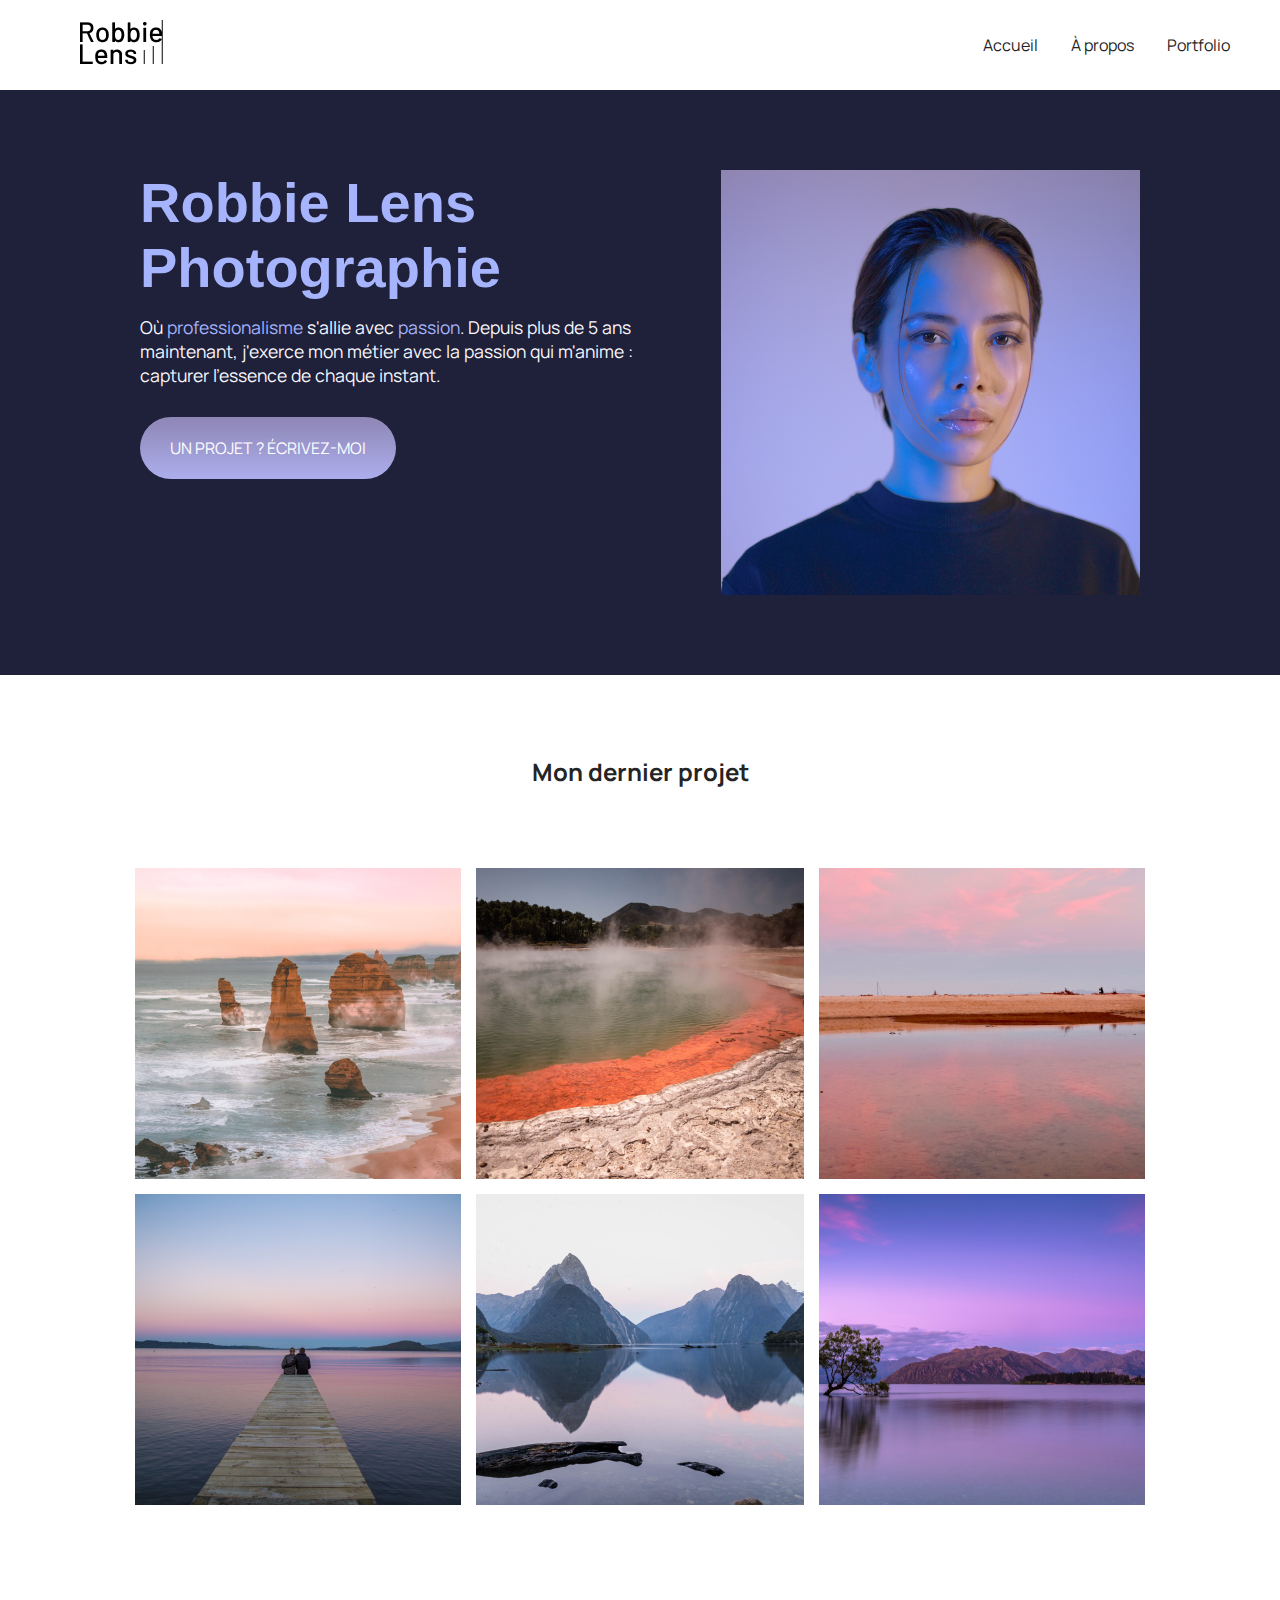
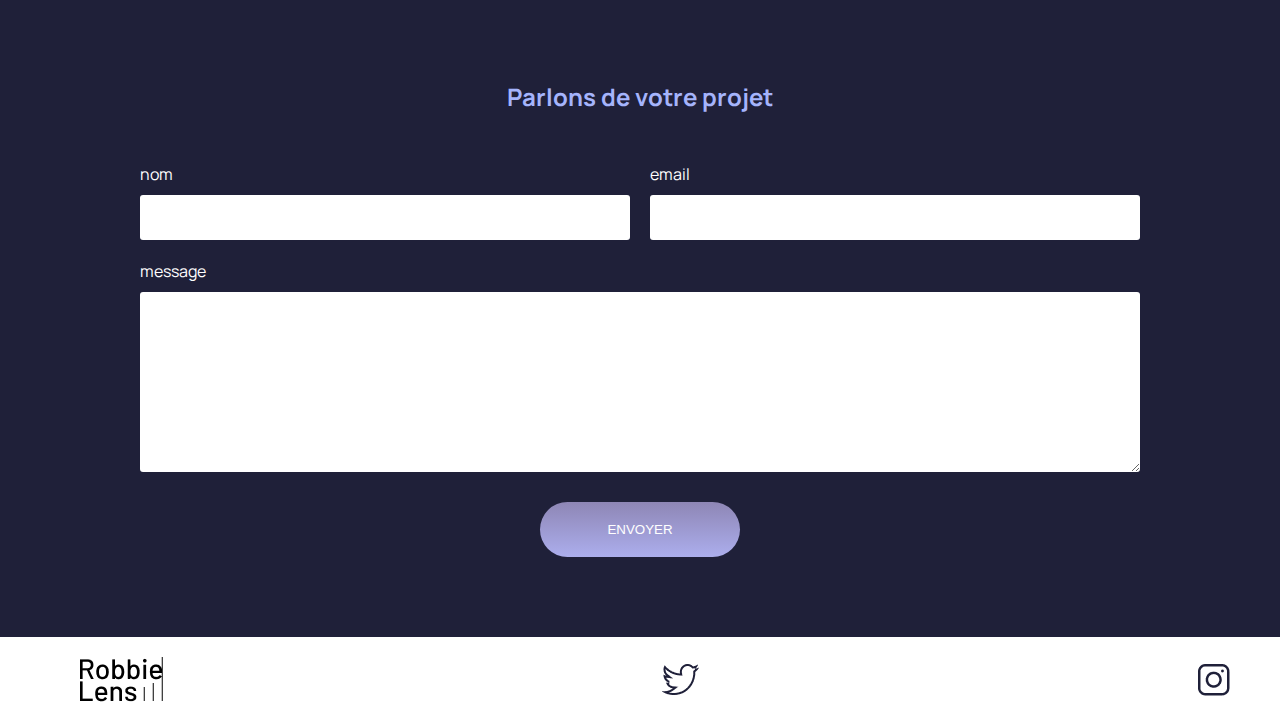
<file: index.html>
<!DOCTYPE html>
<html lang="fr">

<head>
    <meta charset="utf-8" />
    <title>Accueil-Robbie Lens Photographie</title>
    <link href="style/style.css" rel="stylesheet" />
    <link href="style/index.css"  rel="stylesheet" />
    <link rel="preconnect" href="https://fonts.googleapis.com">
    <link rel="preconnect" href="https://fonts.gstatic.com" crossorigin>
    <link href="https://fonts.googleapis.com/css2?family=Manrope&family=Montserra&display=swap" rel="stylesheet">
</head>

<body>
    <header>
        <nav>
            <a href="index.html" class="lien-icone">
                <img src="images/logo/logo.png" alt="Logo Robbie Lens" />
            </a>
            <div>
                <a href="index.html">Accueil</a>
                <a href="a-propos.html">À propos</a>
                <a href="portfolio.html">Portfolio</a>
            </div>
        </nav>
    </header>
    <main>
        <section class="accueil-introduction">
            <div>
                <h1>Robbie Lens Photographie</h1>
                <p>
                    Où <em>professionalisme</em> s'allie avec <em>passion</em>. Depuis
                    plus de 5 ans maintenant, j'exerce mon métier avec la passion
                    qui m'anime : capturer l'essence de chaque instant.
                </p>
                <a href="#contact" class="cta">UN PROJET ? ÉCRIVEZ-MOI</a>
            </div>
            <img src="images/logo/robbie-lens.png" alt="Portrait avec effet de la photographie Robbie Lens" />
        </section>
        <section class="accueil-photos">
            <h2>Mon dernier projet</h2>
            <div>
                <img src="images/accueil/element-1.png" alt="Twelve apostles - Australie" />
                <img src="images/accueil/element-2.png" alt="Wai-O-Tapu - Nouvelle-Zélande" />
                <img src="images/accueil/element-3.png" alt="Parc National d'Abel Tasman - Nouvelle-Zélande" />
            </div> 
            <div>
                <img src="images/accueil/element-4.png" alt="Lac Rotorua - Nouvelle-Zélande" />
                <img src="images/accueil/element-5.png" alt="Milford Sound - Nouvelle-Zélande" />
                <img src="images/accueil/element-6.png" alt="Lac Wanaka - Nouvelle-Zélande" />
            </div>
        </section>
        <section id="contact" class="section-contact">
            <h2>Parlons de votre projet</h2>
            <form method="get" action="">
                <div class="form-nom-email">
                    <div class="form-column">
                        <label for="nom">nom</label>
                        <input type="text" name="nom" id="nom" />
                    </div>
                    <div class="form-column">
                        <label for="email">email</label>
                        <input type="e-mail" name="email" id="email" />
                    </div>
                </div>
                <label for="message">message</label>
                <textarea name="message" id="message" rows="10"></textarea>
                <input type="submit" value="ENVOYER" class="cta" />
            </form>
        </section>
    </main>
    <footer>
        <a href="index.html" class="lien-icone">
            <img src="images/logo/logo.png" alt="Logo Robbie Lens" />
        </a>
        </div>
             <a target="_blank" href="https://twitter.com/" class="lien-icone">
                 <img src="images/logo/twitter.png" alt="Logo Twitter" />
             </a>
             <a target="_blank" href="https://www.instagram.com/" class="lien-icone">
                 <img src="images/logo/instagram.png" alt="Logo Instagram" />
             </a>
        </div>
    </footer>   
</body>
            
</html>
</file>
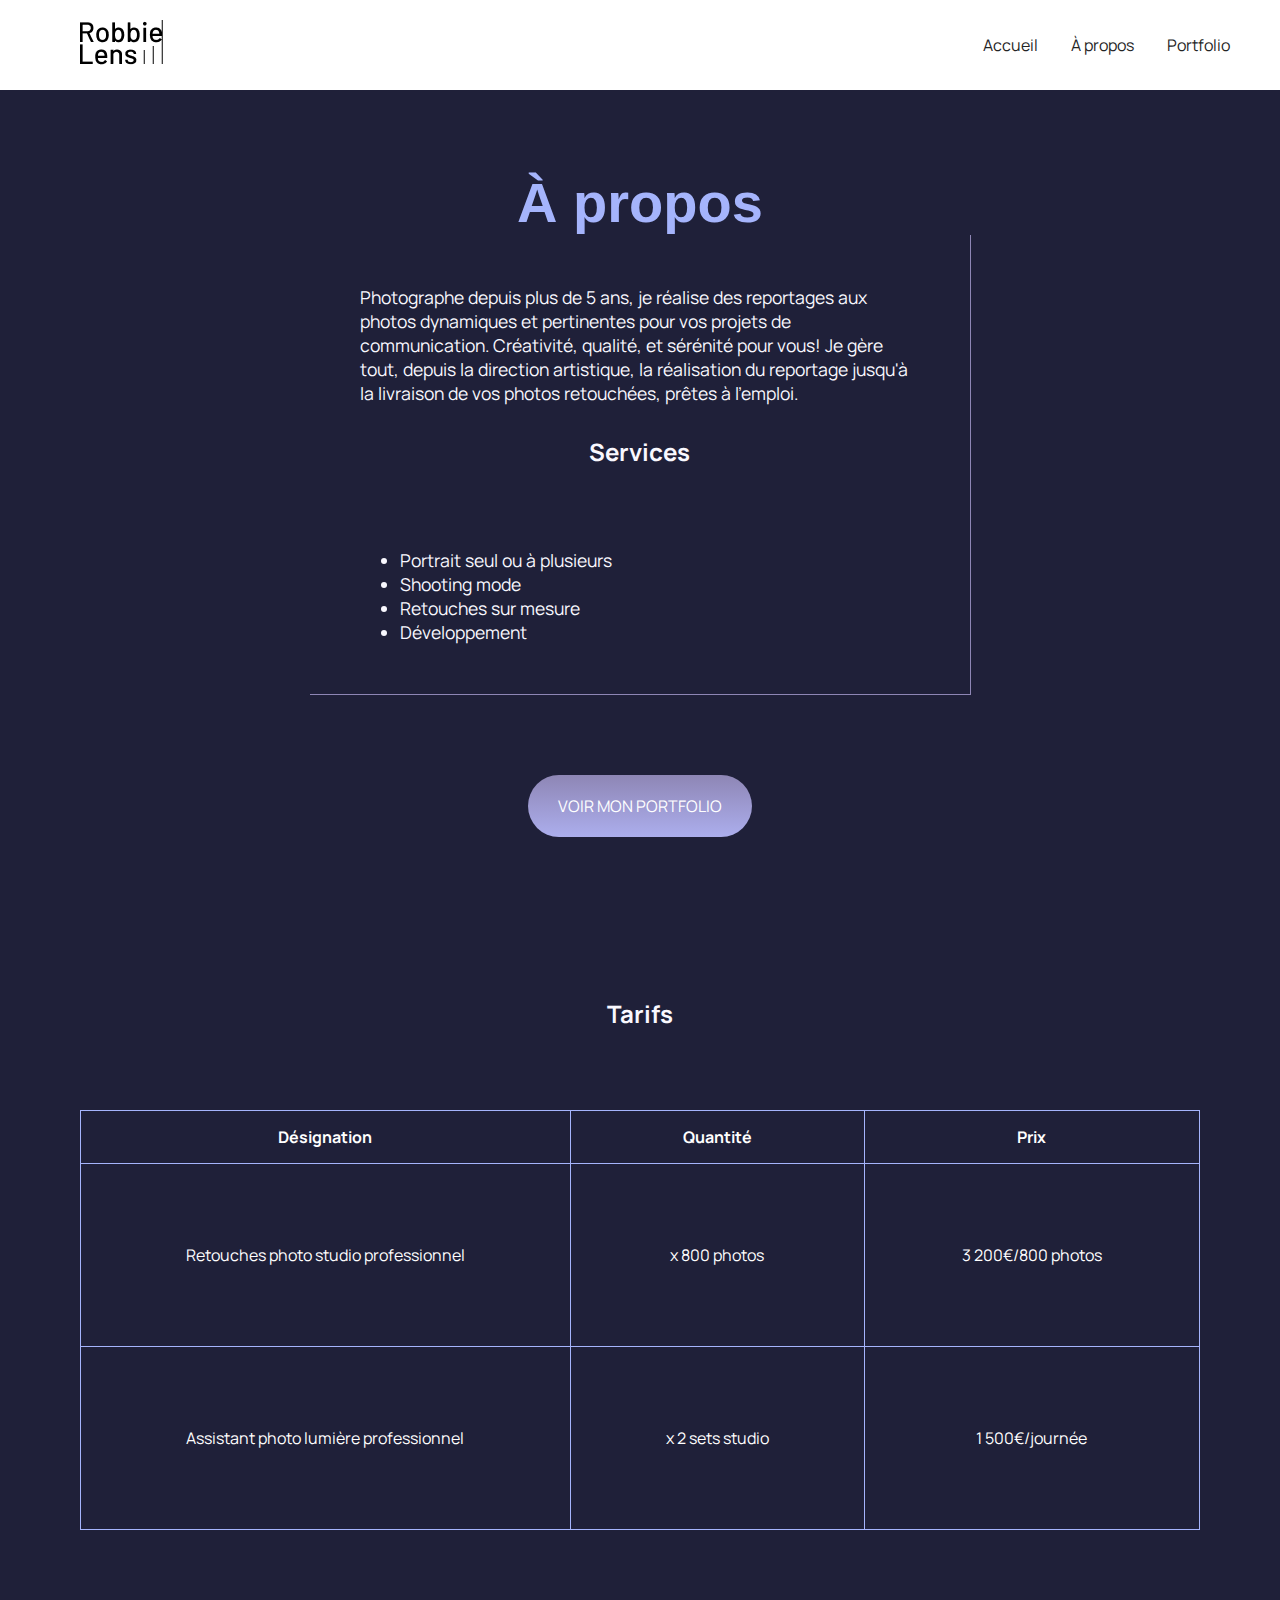
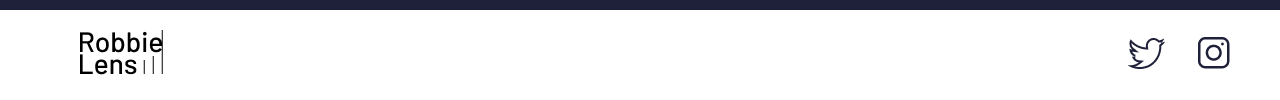
<file: a-propos.html>
<!DOCTYPE html>
<html>

<head>
    <meta charset="utf-8" />
    <title>À propos - Robbie Lens Photographie</title>
    <link href="style/style.css" rel="stylesheet" />
    <link href="style/a-propos.css" rel="stylesheet" />
    <link rel="preconnect" href="https://fonts.googleapis.com">
    <link rel="preconnect" href="https://fonts.gstatic.com" crossorigin>
    <link href="https://fonts.googleapis.com/css2?family=Manrope&family=Montserrat&display=swap" rel="stylesheet">
</head>

<body>
    <header>
        <nav>
            <a href="index.html" class="lien-icone">
                <img src="images/logo/logo.png" alt="Logo Robbie Lens" />
            </a>
            <div>
                <a href="index.html">Accueil</a>
                <a href="a-propos.html">À propos</a>
                <a href="portfolio.html">Portfolio</a>
            </div>
        </nav>
    </header>
    <main class="a-propos-main">
        <section>
            <h1>À propos</h1>
            <div class="carre-contenu">
                <p>
                    Photographe depuis plus de 5 ans, je réalise des reportages aux photos dynamiques et pertinentes
                    pour
                    vos
                    projets de communication. Créativité, qualité, et sérénité pour vous! Je gère tout, depuis la
                    direction
                    artistique, la réalisation du reportage jusqu'à la livraison de vos photos retouchées, prêtes à
                    l'emploi.
                </p>
                <h2>Services</h2>
                <ul>
                    <li>Portrait seul ou à plusieurs</li>
                    <li>Shooting mode</li>
                    <li>Retouches sur mesure</li>
                    <li>Développement</li>
                </ul>
            </div>
            <div>
                <a href="portfolio.html" class="cta">VOIR MON PORTFOLIO</a>
            </div>
        </section>
        <section class="section-tarifs">
            <h2>Tarifs</h2>
            <table>
                <thead>
                    <tr>
                        <th>Désignation</th>
                        <th>Quantité</th>
                        <th>Prix</th>
                    </tr>
                </thead>
                <tbody>
                    <tr>
                        <td>Retouches photo
                            studio professionnel</td>
                        <td>x 800 photos</td>
                        <td>3 200€/800 photos</td>
                    </tr>
                    <tr>
                        <td>Assistant photo
                            lumière professionnel</td>
                        <td>x 2 sets studio</td>
                        <td>1 500€/journée</td>
                    </tr>
                </tbody>
            </table>
            </h2>

        </section>
    </main>
    <footer>
        <a href="index.html" class="lien-icone">
            <img src="images/logo/logo.png" alt="Logo Robbie Lens" />
        </a>
        <div>
            <a target="_blank" href="https://twitter.com/" class="lien-icone">
                <img src="images/logo/twitter.png" alt="Logo Twitter" />
            </a>
            <a target="_blank" href="https://www.instagram.com/" class="lien-icone">
                <img src="images/logo/instagram.png" alt="Logo Instagram" />
            </a>
        </div>
    </footer>
</body>

</html>
</file>
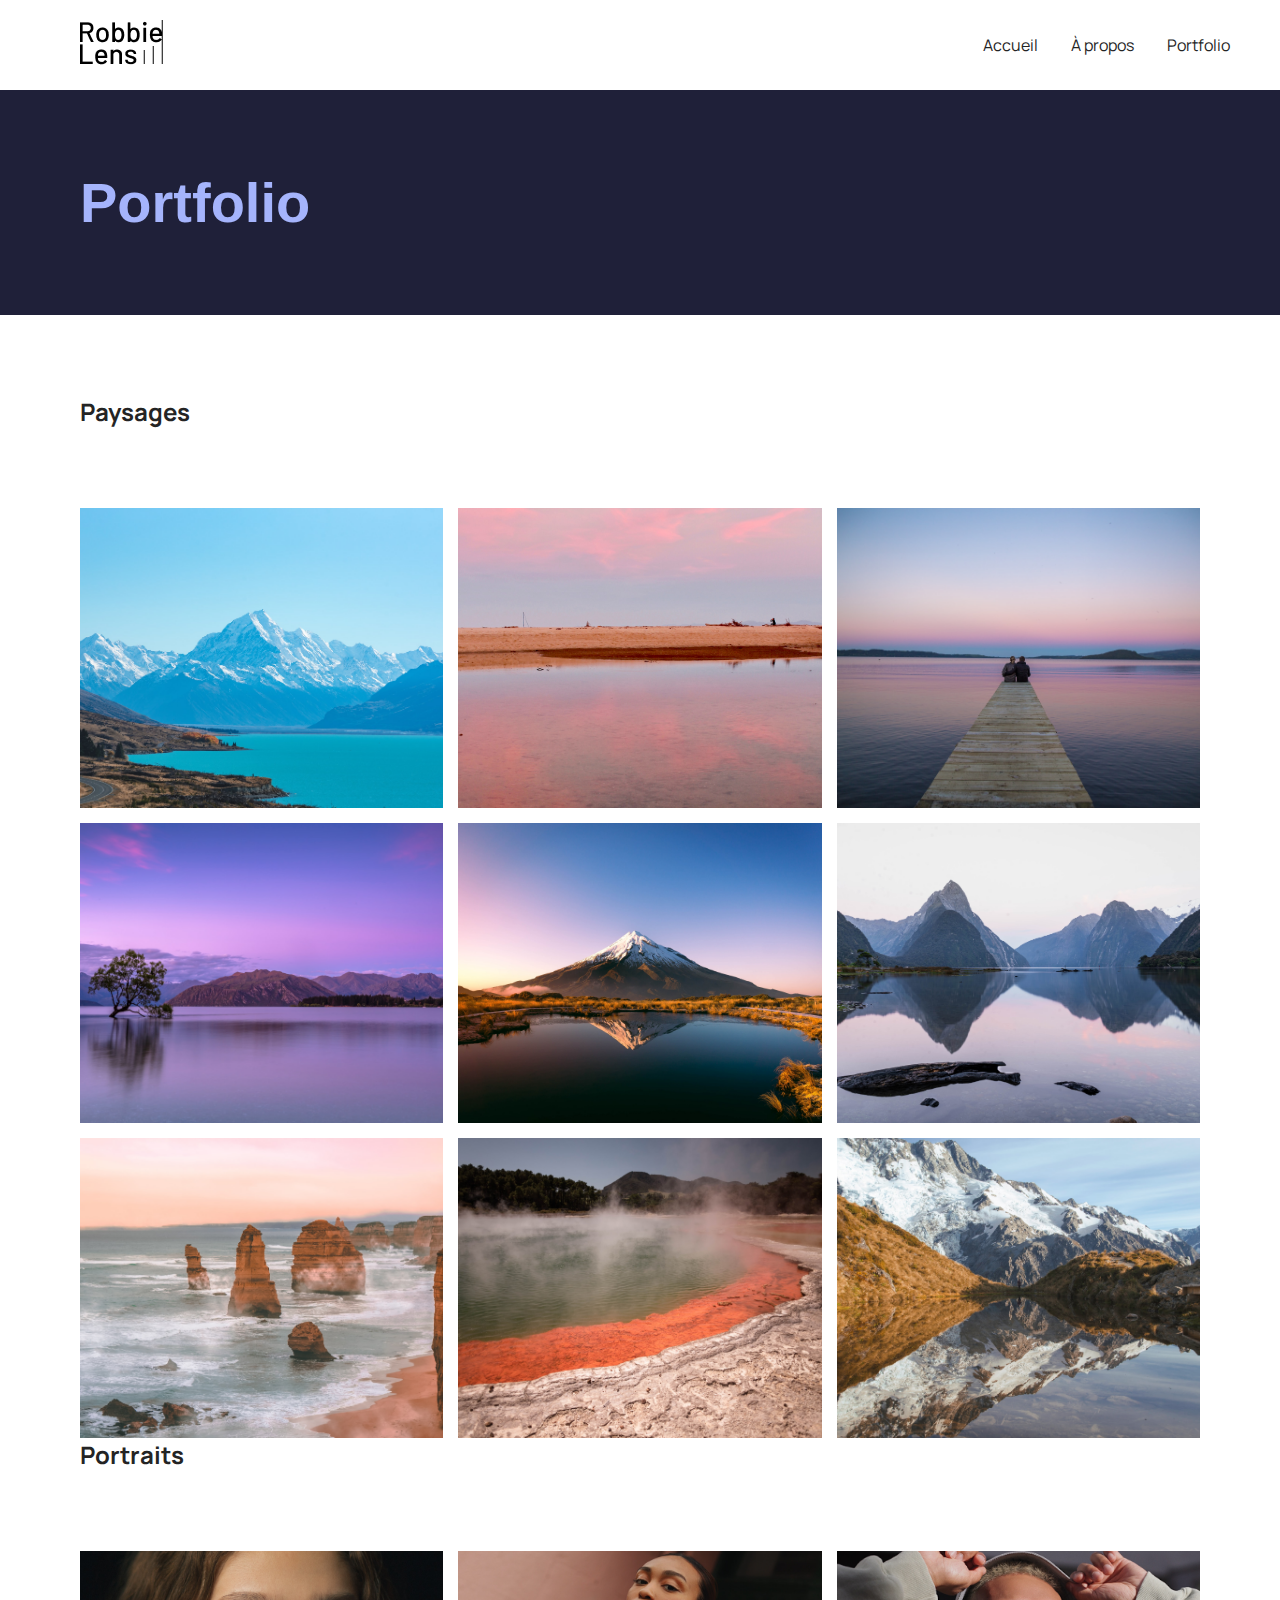
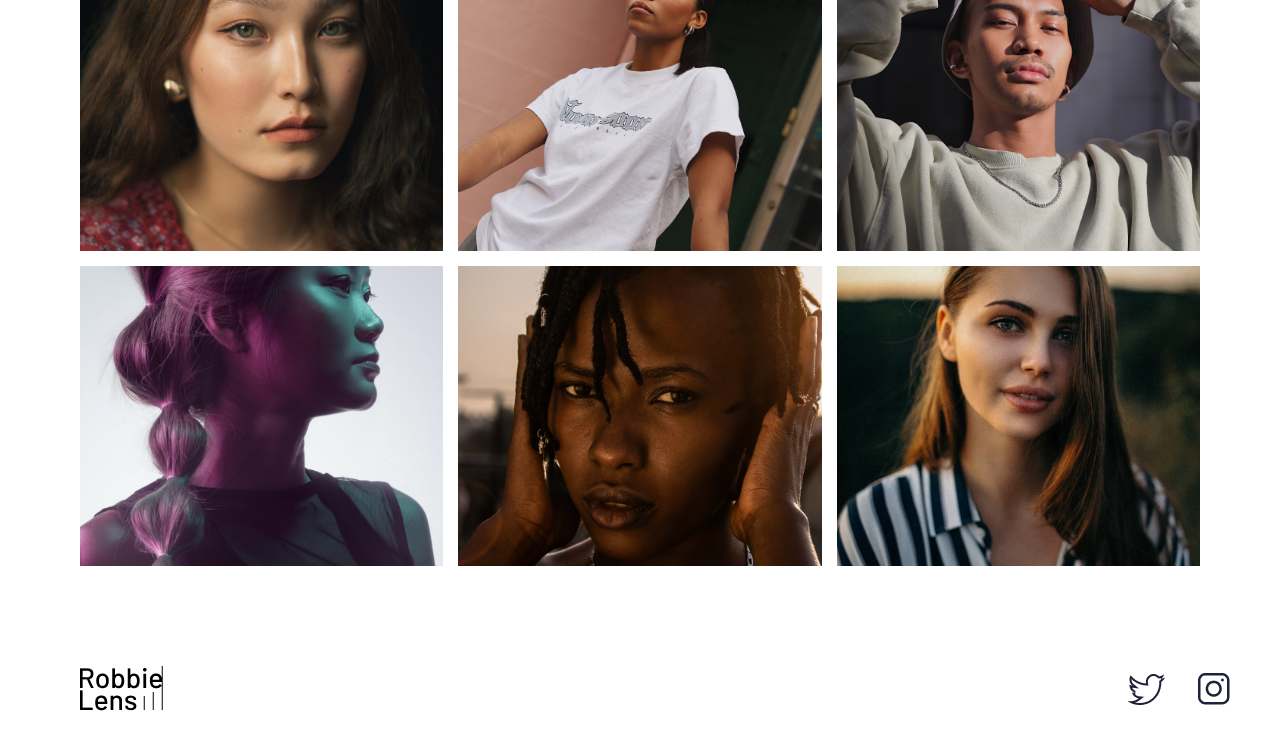
<file: portfolio.html>
<!DOCTYPE html>
<html>

<head>
    <meta charset="utf-8" />
    <title>Portfolio - Robbie Lens Photographie</title>
    <link href="style/style.css" rel="stylesheet" />
    <link href="style/portfolio.css" rel="stylesheet" />
    <link rel="preconnect" href="https://fonts.googleapis.com">
    <link rel="preconnect" href="https://fonts.gstatic.com" crossorigin>
    <link href="https://fonts.googleapis.com/css2?family=Manrope&family=Montserrat&display=swap" rel="stylesheet">
</head>

<body>
    <header>
        <nav>
            <a href="index.html" class="lien-icone">
                <img src="images/logo/logo.png" alt="Logo Robbie Lens" />
            </a>
            <div>
                <a href="index.html">Accueil</a>
                <a href="a-propos.html">À propos</a>
                <a href="portfolio.html">Portfolio</a>
            </div>
        </nav>
    </header>
    <main>
        <section>
            <h1>Portfolio</h1>
        </section>
        <section class="portfolio-section-photos">
            <h2>Paysages</h2>
            <div class="grid-paysages">
                <a href="images/portfolio/paysage1.jpg" class="lien-conteneur-photo">
                    <img src="images/portfolio/paysage1.jpg" alt="Mont Aoraki - Nouvelle-Zélande" />
                    <div class="photo-hover">Voir la photo</div>
                </a>
                <a href="images/portfolio/paysage2.jpg" class="lien-conteneur-photo">
                    <img src="images/portfolio/paysage2.jpg" alt="Parc National d'Abel Tasman - Nouvelle-Zélande" />
                    <div class="photo-hover">Voir la photo</div>
                </a>
                <a href="images/portfolio/paysage3.jpg" class="lien-conteneur-photo">
                    <img src="images/portfolio/paysage3.jpg" alt="Lac Rotorua - Nouvelle-Zélande" />
                    <div class="photo-hover">Voir la photo</div>
                </a>
                <a href="images/portfolio/paysage4.jpg" class="lien-conteneur-photo">
                    <img src="images/portfolio/paysage4.jpg" alt="Lac Wanaka- Nouvelle-Zélande" />
                    <div class="photo-hover">Voir la photo</div>
                </a>
                <a href="images/portfolio/paysage5.jpg" class="lien-conteneur-photo">
                    <img src="images/portfolio/paysage5.jpg" alt="Mont Taranaki - Nouvelle-Zélande" />
                    <div class="photo-hover">Voir la photo</div>
                </a>
                <a href="images/portfolio/paysage6.jpg" class="lien-conteneur-photo">
                    <img src="images/portfolio/paysage6.jpg" alt="Milford Sound - Nouvelle-Zélande" />
                    <div class="photo-hover">Voir la photo</div>
                </a>
                <a href="images/portfolio/paysage7.jpg"  class="lien-conteneur-photo">
                    <img src="images/portfolio/paysage7.jpg" alt="Twelve Apostle - Australie" />
                    <div class="photo-hover">Voir la photo</div>
                </a>
                <a href="images/portfolio/paysage8.jpg" class="lien-conteneur-photo">
                    <img src="images/portfolio/paysage8.jpg" alt="Wai-O-Tapu - Nouvelle-Zélande" />
                    <div class="photo-hover">Voir la photo</div>
                </a>
                <a href="images/portfolio/paysage9.jpg" class="lien-conteneur-photo">
                    <img src="images/portfolio/paysage9.jpg" alt="Mont Cook - Nouvelle-Zélande" />
                    <div class="photo-hover">Voir la photo</div>
                </a>
            </div>
            <h2>Portraits</h2>
            <div class="grid-portraits">
                <a href="images/portfolio/portrait1.jpg" class="lien-conteneur-photo">
                    <img src="images/portfolio/portrait1.jpg" alt="Portrait jeune femme 1" />
                    <div class="photo-hover">Voir la photo</div>
                </a>
                <a href="images/portfolio/portrait2.jpg" class="lien-conteneur-photo">
                    <img src="images/portfolio/portrait2.jpg" alt="Portrait jeune femme 2" />
                    <div class="photo-hover">Voir la photo</div>
                </a>
                <a href="images/portfolio/portrait3.jpg" class="lien-conteneur-photo">
                    <img src="images/portfolio/portrait3.jpg" alt="Portrait jeune homme 3" />
                    <div class="photo-hover">Voir la photo</div>
                </a>
                <a href="images/portfolio/portrait4.jpg" class="lien-conteneur-photo">
                    <img src="images/portfolio/portrait4.jpg" alt="Portrait jeune femme 4" />
                    <div class="photo-hover">Voir la photo</div>
                </a>
                <a href="images/portfolio/portrait5.jpg" class="lien-conteneur-photo">
                    <img src="images/portfolio/portrait5.jpg" alt="Portrait jeune femme 5" />
                    <div class="photo-hover">Voir la photo</div>
                </a>
                <a href="images/portfolio/portrait6.jpg" class="lien-conteneur-photo">
                    <img src="images/portfolio/portrait6.jpg" alt="Portrait jeune femme 6" />
                    <div class="photo-hover">Voir la photo</div>
                </a>

            </div>
        </section>
    </main>
    <footer>
        <a href="=index.html" class="lien-icone">
            <img src="images/logo/logo.png" alt="Logo Robbie Lens" />
        </a>
        <div>
            <a target="_blank" href="https://twitter.com/" class="lien-icone">
                <img src="images/logo/twitter.png" alt="Logo Twitter" />
            </a>
            <a target="_blank" href="https://www.instagram.com/" class="lien-icone">
                <img src="images/logo/instagram.png" alt="Logo Instagram" />
            </a>
        </div>
    </footer>
</body>

</html>
</file>
<file: style/style.css>
* {
    margin: 0;
}

body {
    font-family: 'Manrope', sans-serif;
    font-size: 1em;
    background-color: #1f2039;
}

a{
    color: #242424;
    text-decoration: none;
}

em {
    color: #a5b4fc;
    font-style: normal;
}

h1 {
    font-size: 3.5em;
    color: #a5b4fc;
    font-family: 'Montserra ', sans-serif;
}

h2 {
    color: #f9f8ff;
}

p,
li {
    font-size: 1.1em;
    color: #f9f8ff;
}

header,
footer {
    background-color: white;
    padding: 20px 50px;
}

.cta {
    display: inline-block;
    background: linear-gradient(#8e86b5, #acaeed);
    color: white;
    border-radius: 50px;
    padding: 20px 30px;
}

a:hover {
    text-decoration: underline;
}

.cta:hover {
    background: linear-gradient(#696484, #8788ba);
    text-decoration: none;
}

.lien-icone {
    margin-left: 30px;
}

.lien-icone:hover {
    opacity: 0.5;
}

section {
    padding: 80px;
}

footer, 
nav {
    display: flex;
    flex-direction: row;
    align-items: center;
    justify-content: space-between;
}

nav a {
    margin-left: 30px;
}

@media screen and (max-width: 996px) {
    header nav {
        flex-direction: column;
        align-items: center;
        justify-content: center;
}
   
header nav img {
    margin-bottom: 20px;
}

header, 
footer {
    padding: 20px 20px;
}

h1 {
    font-size: 2em;
}

section {
    padding: 50px 20px 50px 20px;
}

nav a {
    margin-left: 10px;
    margin-right: 10px;
  }
}
</file>
<file: style/index.css>
.accueil-photos {
    background-color: white;
    padding: 80px;
  }
  
  .accueil-photos h2 {
    color: #242424;
    text-align: center;
    margin-bottom: 80px;
  }
  
  .accueil-photos div {
    display: flex;
    flex-direction: row;
    gap: 15px;
    justify-content: center;
    margin-bottom: 15px;
  }
  
  .accueil-introduction {
    display: flex;
    flex-direction: row;
    max-width: 1000px;
    align-items: flex-start;
    margin: auto;
  }
  
  .accueil-introduction h1 {
    margin-bottom: 15px;
  }
  
  .accueil-introduction p {
    margin-bottom: 30px;
  }
  
  .accueil-introduction div {
    padding-right: 80px;
  }
  
  .section-contact h2 {
    color: #a5b4fc;
    text-align: center;
    margin-bottom: 50px;
  }
  
  form {
    display: flex;
    flex-direction: column;
    max-width: 1000px;
    margin: auto;
    color: white;
  }
  
  .form-nom-email {
    display: flex;
    flex-direction: row;
    gap: 20px;
  }
  
  .form-column {
    flex: 1;
    display: flex;
    flex-direction: column;
    margin-bottom: 20px;
  }
  
  input,
  textarea {
    padding: 15px;
    border-radius: 3px;
    border: none;
  }
  
  label {
    margin-bottom: 10px;
  }
  
  input[type='submit'] {
    width: 200px;
    margin: auto;
    margin-top: 30px;
  }
  
  @media screen and (max-width: 996px) {
    .accueil-introduction {
      flex-direction: column;
      align-items: center;
      justify-content: center;
    }
  
    .accueil-introduction div {
      padding-right: 0;
      text-align: center;
      order: 2;
    }
  
    .accueil-introduction img {
      order: 1;
      margin-bottom: 20px;
      width: 100%;
    }
  
    .accueil-photos {
      padding: 20px;
    }
  
    .accueil-photos div {
      flex-direction: column;
    }
  
    .section-contact {
      padding: 50px 20px;
    }
  
    .form-nom-email {
      flex-direction: column;
      gap: 0;
    }
  }
</file>
<file: style/a-propos.css>
.carre-contenu {
    border-right: 1px solid #8e86b5;
    border-bottom: 1px solid #8e86b5;
    padding: 50px;
    width: 50%;
    margin: auto;
    margin-bottom: 80px;
}

.carre-contenu h2 {
    margin-top: 30px;
}
    
.carre-contenu ul {
    margin-top: 30px;
}

.carre-contenu + div {
    text-align: center;
}

.a-propos-main {
    margin: auto;
}

table {
    color: white;
    text-align: center;
    width: 100%;
    border-collapse: collapse;
}

td,
th {
    padding: 15px;
    border: 1px solid #a5b4fc;
}

td {
    padding: 80px;
}

h2 {
    margin-bottom: 80px;
}

h1,
h2 {
    text-align: center;
}

@media screen and (max-width: 996px) {
    .section-tarifs {
        display: none;
    }
}
</file>
<file: style/portfolio.css>
.portfolio-section-photos {
    background-color: white;
}

.portfolio-section-photos h2 {
    color: #242424;
    margin-bottom: 80px;
}

.grid-paysages {
    display: grid;
    grid-template-columns: 1fr 1fr 1fr;
    grid-template-rows: 300px 300px 300px;
    gap: 15px;
}

.grid-portraits {
    display: grid;
    grid-template-columns: 1fr 1fr 1fr;
    grid-template-rows: 300px 300px;
    gap: 15px;
}

.grid-paysages img,
.grid-portraits img {
    width: 100%;
    height: 100%;
    object-fit: cover;
}

.lien-conteneur-photo {
    position: relative;
}

.photo-hover {
    position: absolute;
    top: 0;
    left: 0;
    right: 0;
    bottom: 0;
    display: flex;
    align-items: center;
    justify-content: center;
    font-size: 1.5em;
    color: white;
    background-color: rgba(0,0,0,0.7);
    display: none;
}

.lien-conteneur-photo:hover .photo-hover {
    display: flex;
}

@media screen and (max-width: 996px) {
    .grid-paysages {
        grid-template-columns: 1fr;
        gap: 15px;
    }

    .grid-portraits {
        grid-template-columns: 1fr;
        gap: 15px;
    }
}
</file>
